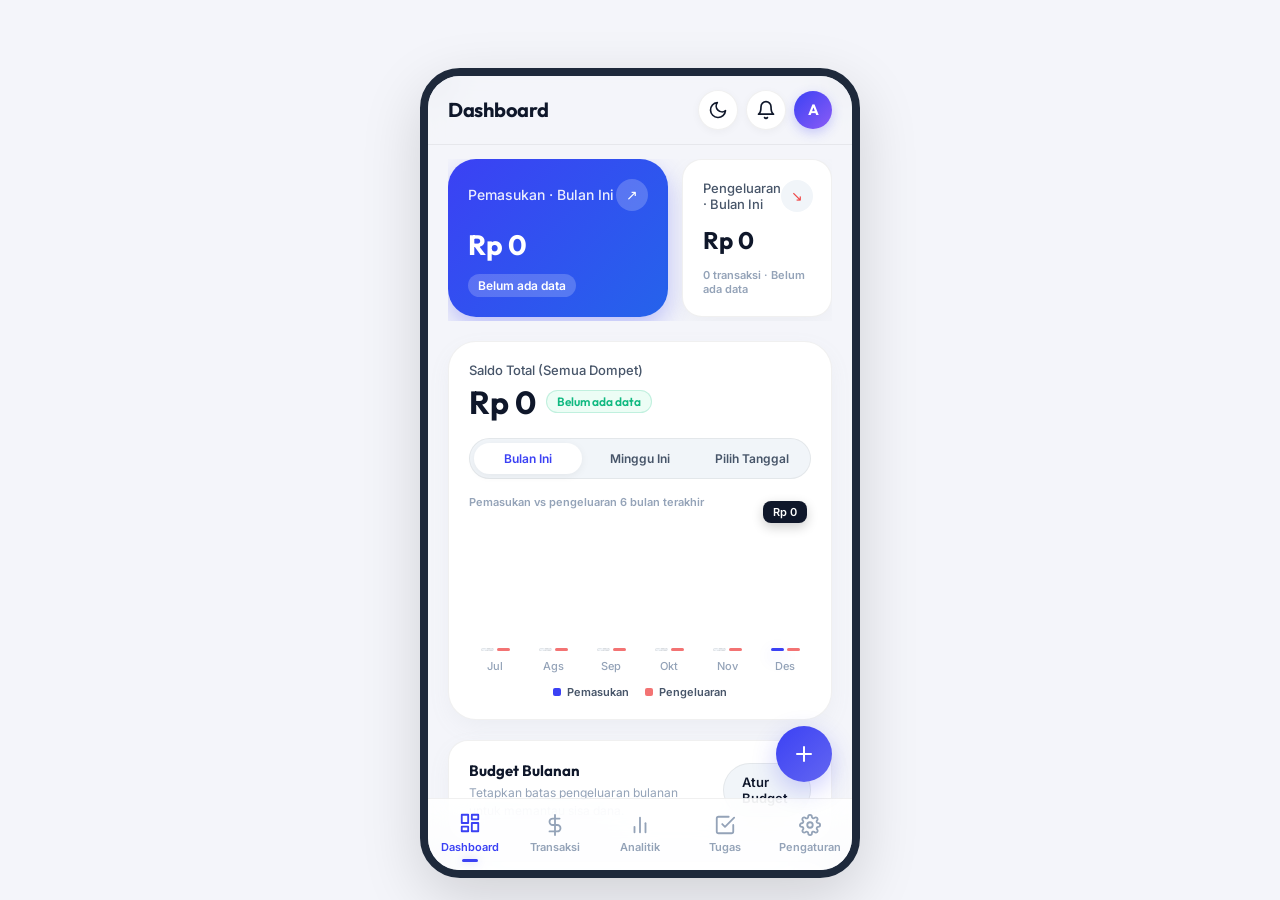
<file: index.html>
<!DOCTYPE html>
<html lang="id">
<head>
    <meta charset="UTF-8">
    <!-- viewport-fit untuk area aman iPhone; zoom TIDAK dikunci (user-scalable=no
         memblokir pengguna low-vision memperbesar teks). -->
    <meta name="viewport" content="width=device-width, initial-scale=1.0, viewport-fit=cover">
    <title>FinanceKu - Personal Finance & Task Manager</title>
    <meta name="description" content="Aplikasi pencatat keuangan dan tugas pribadi dengan antarmuka modern.">
    
    <!-- Google Fonts -->
    <link rel="preconnect" href="https://fonts.googleapis.com">
    <link rel="preconnect" href="https://fonts.gstatic.com" crossorigin>
    <link href="https://fonts.googleapis.com/css2?family=Inter:wght@300;400;500;600;700&family=Outfit:wght@400;500;600;700&family=JetBrains+Mono:wght@400;500;700&display=swap" rel="stylesheet">
    
    <!-- PWA Setup -->
    <link rel="manifest" href="./manifest.json">
    <meta name="theme-color" content="#1F2833">
    <link rel="apple-touch-icon" href="https://cdn-icons-png.flaticon.com/512/3135/3135679.png">

    <!-- CSS -->
    <link rel="stylesheet" href="./css/index.css">
    <link rel="stylesheet" href="./css/animations.css">
    <link rel="stylesheet" href="./css/components.css">
    <link rel="stylesheet" href="./css/pages.css">
</head>
<body>
    <!-- Background Elements for Glassmorphism -->
    <div class="bg-shape shape-1"></div>
    <div class="bg-shape shape-2"></div>
    <div class="bg-shape shape-3"></div>

    <div class="app-container">
        <!-- Sidebar (Desktop only) -->
        <aside class="sidebar" id="sidebar"></aside>

        <main class="main-content">
            <!-- App Header -->
            <header class="app-header">
                <div class="header-left">
                    <h1 class="app-title" id="page-title">Dashboard</h1>
                </div>
                <div class="header-right">
                    <button class="icon-btn" id="btn-theme-toggle" aria-label="Toggle Theme" title="Ubah Tema (Terang/Gelap)">
                        <svg id="theme-icon-sun" width="20" height="20" viewBox="0 0 24 24" fill="none" stroke="currentColor" stroke-width="2" stroke-linecap="round" stroke-linejoin="round" style="display:none;"><circle cx="12" cy="12" r="5"></circle><line x1="12" y1="1" x2="12" y2="3"></line><line x1="12" y1="21" x2="12" y2="23"></line><line x1="4.22" y1="4.22" x2="5.64" y2="5.64"></line><line x1="18.36" y1="18.36" x2="19.78" y2="19.78"></line><line x1="1" y1="12" x2="3" y2="12"></line><line x1="21" y1="12" x2="23" y2="12"></line><line x1="4.22" y1="19.78" x2="5.64" y2="18.36"></line><line x1="18.36" y1="5.64" x2="19.78" y2="4.22"></line></svg>
                        <svg id="theme-icon-moon" width="20" height="20" viewBox="0 0 24 24" fill="none" stroke="currentColor" stroke-width="2" stroke-linecap="round" stroke-linejoin="round"><path d="M21 12.79A9 9 0 1 1 11.21 3 7 7 0 0 0 21 12.79z"></path></svg>
                    </button>
                    <button class="icon-btn" id="btn-notifications" aria-label="Notifikasi" title="Notifikasi">
                        <div class="notif-badge-dot" id="notif-badge" hidden></div>
                        <svg width="20" height="20" viewBox="0 0 24 24" fill="none" stroke="currentColor" stroke-width="2" stroke-linecap="round" stroke-linejoin="round"><path d="M18 8A6 6 0 0 0 6 8c0 7-3 9-3 9h18s-3-2-3-9"></path><path d="M13.73 21a2 2 0 0 1-3.46 0"></path></svg>
                    </button>
                    <div class="user-avatar" id="user-avatar" title="Akmal">A</div>
                </div>
            </header>

            <!-- Page Content (Injected by Router) -->
            <div id="app-root" class="page-container">
                <!-- Content will be rendered here -->
            </div>
        </main>

        <!-- Bottom Navigation (Mobile only) -->
        <nav class="bottom-nav" id="bottom-nav"></nav>
        
        <!-- Floating Action Button -->
        <div id="fab-container"></div>

        <!-- Modals / Bottom Sheets Container -->
        <div id="modal-container"></div>
        
        <!-- Toasts Container -->
        <div id="toast-container" class="toast-container"></div>
    </div>

    <!-- JavaScript (Type Module for ES6 imports) -->
    <script type="module" src="./js/app.js?v=2"></script>

    <!-- PWA Registration -->
    <script>
        if ('serviceWorker' in navigator) {
            window.addEventListener('load', () => {
                navigator.serviceWorker.register('./sw.js')
                    .catch(err => console.log('ServiceWorker registration failed: ', err));
            });
        }
    </script>
</body>
</html>
</file>
<file: css/index.css>
/* 
  FinanceKu - Design System & Core Styles
  Light Mode (Reference Match) & Dark Mode Dual Support
*/

:root, [data-theme="light"] {
  /* Colors - Light Theme (Reference Design Match) */
  --bg-dark: #F4F5FA;
  --bg-surface: #FFFFFF;
  --bg-surface-elevated: #F8FAFC;
  --bg-surface-solid: #FFFFFF;
  --border-color: rgba(0, 0, 0, 0.06);
  --glass-border: 1px solid var(--border-color);
  
  /* Text Colors */
  --text-primary: #0F172A;
  --text-secondary: #475569;
  --text-muted: #94A3B8;
  
  /* Brand/Accent Colors (Electric Royal Blue) */
  --accent-primary: #3B41F4;
  --accent-secondary: #6366F1;
  --accent-light: #EEF2FF;
  --accent-glow: rgba(59, 65, 244, 0.25);
  --success: #10B981;
  --danger: #EF4444;
  --warning: #F59E0B;
  
  /* Container & Pill Colors */
  --pill-bg: #F1F5F9;
  --pill-active-bg: #FFFFFF;
  --card-shadow: 0 8px 24px -4px rgba(149, 157, 165, 0.1);
  --nav-bg: rgba(255, 255, 255, 0.85);
  --header-bg: rgba(244, 245, 250, 0.85);
}

[data-theme="dark"] {
  /* Colors - Base Dark Theme */
  --bg-dark: #090B14;
  --bg-surface: #121624;
  --bg-surface-elevated: #1B2032;
  --bg-surface-solid: #121624;
  --border-color: rgba(255, 255, 255, 0.08);
  --glass-border: 1px solid var(--border-color);
  
  /* Text Colors */
  --text-primary: #F8FAFC;
  --text-secondary: #94A3B8;
  --text-muted: #64748B;
  
  /* Brand/Accent Colors */
  --accent-primary: #6366F1;
  --accent-secondary: #A855F7;
  --accent-light: rgba(99, 102, 241, 0.15);
  --accent-glow: rgba(99, 102, 241, 0.4);
  --success: #10B981;
  --danger: #EF4444;
  --warning: #F59E0B;
  
  /* Container & Pill Colors */
  --pill-bg: rgba(255, 255, 255, 0.06);
  --pill-active-bg: rgba(255, 255, 255, 0.15);
  --card-shadow: 0 10px 30px -10px rgba(0, 0, 0, 0.5);
  --nav-bg: rgba(18, 22, 36, 0.85);
  --header-bg: rgba(9, 11, 20, 0.85);
}

:root {
  /* Typography */
  --font-body: 'Inter', -apple-system, BlinkMacSystemFont, sans-serif;
  --font-heading: 'Outfit', sans-serif;
  --font-mono: 'JetBrains Mono', monospace;
  
  /* Spacing */
  --spacing-xs: 4px;
  --spacing-sm: 8px;
  --spacing-md: 16px;
  --spacing-lg: 20px;
  --spacing-xl: 28px;
  
  /* Border Radius - Extra Rounded Modern Feel */
  --radius-sm: 12px;
  --radius-md: 20px;
  --radius-lg: 28px;
  --radius-full: 9999px;
  
  /* Z-Index */
  --z-background: -1;
  --z-normal: 1;
  --z-nav: 100;
  --z-modal: 1000;
  --z-toast: 2000;
}

/* Reset */
* {
  margin: 0;
  padding: 0;
  box-sizing: border-box;
}

svg {
  max-width: 100%;
  vertical-align: middle;
  flex-shrink: 0;
}

html, body {
  height: 100%;
  width: 100%;
  background-color: var(--bg-dark);
  color: var(--text-primary);
  font-family: var(--font-body);
  -webkit-font-smoothing: antialiased;
  -moz-osx-font-smoothing: grayscale;
  overflow-x: hidden;
  display: flex;
  justify-content: center;
  align-items: center;
  transition: background-color 0.3s ease, color 0.3s ease;
}

/* Typography Base */
h1, h2, h3, h4, h5, h6 {
  font-family: var(--font-heading);
  font-weight: 600;
  line-height: 1.2;
  color: var(--text-primary);
}

h1 { font-size: 22px; }
h2 { font-size: 19px; }
h3 { font-size: 17px; }

p {
  line-height: 1.5;
  color: var(--text-secondary);
}

.amount {
  font-family: var(--font-mono);
  font-weight: 600;
  letter-spacing: -0.5px;
}

a {
  color: var(--accent-primary);
  text-decoration: none;
}

/* Layout Shell - Mobile App Container */
.app-container {
  display: flex;
  height: 100dvh;
  width: 100vw;
  max-width: 440px; /* Constrain like a smartphone screen */
  margin: 0 auto;
  position: relative;
  z-index: var(--z-normal);
  background-color: var(--bg-dark);
  box-shadow: 0 20px 60px rgba(0, 0, 0, 0.15);
  overflow: hidden;
  transition: background-color 0.3s ease;
}

@media (min-width: 481px) {
  .app-container {
    height: 90vh;
    margin-top: 5vh;
    border-radius: 40px;
    border: 8px solid #1E293B;
  }
}

.main-content {
  flex: 1;
  display: flex;
  flex-direction: column;
  height: 100%;
  width: 100%;
  overflow-y: auto;
  overflow-x: hidden;
  position: relative;
  padding-bottom: 85px; /* Space for bottom nav */
  scrollbar-width: none;
  -ms-overflow-style: none;
}

.main-content::-webkit-scrollbar {
  display: none;
}

/* Header */
.app-header {
  display: flex;
  justify-content: space-between;
  align-items: center;
  padding: 14px var(--spacing-lg);
  position: sticky;
  top: 0;
  z-index: var(--z-nav);
  background: var(--header-bg);
  backdrop-filter: blur(16px);
  -webkit-backdrop-filter: blur(16px);
  border-bottom: 1px solid var(--border-color);
  transition: background 0.3s ease;
}

.header-left {
  display: flex;
  align-items: center;
  gap: 12px;
}

.header-menu-btn {
  background: var(--bg-surface);
  box-shadow: 0 2px 8px rgba(0,0,0,0.05);
}

.app-title {
  font-size: 20px;
  font-weight: 700;
  letter-spacing: -0.3px;
}

.header-right {
  display: flex;
  align-items: center;
  gap: 8px;
}

.icon-btn {
  background: var(--bg-surface);
  border: 1px solid var(--border-color);
  color: var(--text-primary);
  width: 40px;
  height: 40px;
  border-radius: var(--radius-full);
  display: flex;
  align-items: center;
  justify-content: center;
  cursor: pointer;
  position: relative;
  transition: all 0.2s ease;
  box-shadow: 0 2px 8px rgba(0,0,0,0.04);
  flex-shrink: 0;
}

.icon-btn svg {
  width: 20px;
  height: 20px;
  flex-shrink: 0;
}

.icon-btn:hover {
  transform: translateY(-1px);
  background: var(--bg-surface-elevated);
}

.icon-btn:active {
  transform: scale(0.94);
}

.notif-badge-dot {
  position: absolute;
  top: 9px;
  right: 9px;
  width: 8px;
  height: 8px;
  border-radius: 50%;
  background: var(--danger);
  border: 2px solid var(--bg-surface);
}

.user-avatar {
  width: 38px;
  height: 38px;
  border-radius: var(--radius-full);
  background: linear-gradient(135deg, var(--accent-primary), #8B5CF6);
  color: white;
  display: flex;
  align-items: center;
  justify-content: center;
  font-family: var(--font-heading);
  font-weight: 700;
  font-size: 15px;
  box-shadow: 0 4px 12px var(--accent-glow);
}

.page-container {
  padding: 14px var(--spacing-lg) 32px;
  width: 100%;
  margin: 0 auto;
}

/* Utility Classes */
.text-success { color: var(--success); }
.text-danger { color: var(--danger); }
.text-warning { color: var(--warning); }
.text-primary { color: var(--text-primary); }
.text-secondary { color: var(--text-secondary); }

.flex { display: flex; }
.flex-col { display: flex; flex-direction: column; }
.items-center { align-items: center; }
.justify-between { justify-content: space-between; }
.justify-center { justify-content: center; }
.gap-xs { gap: var(--spacing-xs); }
.gap-sm { gap: var(--spacing-sm); }
.gap-md { gap: var(--spacing-md); }
.gap-lg { gap: var(--spacing-lg); }

.mt-sm { margin-top: var(--spacing-sm); }
.mt-md { margin-top: var(--spacing-md); }
.mt-lg { margin-top: var(--spacing-lg); }
.mb-sm { margin-bottom: var(--spacing-sm); }
.mb-md { margin-bottom: var(--spacing-md); }
.mb-lg { margin-bottom: var(--spacing-lg); }
</file>
<file: css/animations.css>
/* 
  FinanceKu - Animations 
*/

/* Fade In */
@keyframes fadeIn {
  from { opacity: 0; }
  to { opacity: 1; }
}

.animate-fade-in {
  animation: fadeIn 0.3s ease forwards;
}

/* Fade Up (for cards and lists) */
@keyframes fadeUp {
  from { 
    opacity: 0; 
    transform: translateY(20px); 
  }
  to { 
    opacity: 1; 
    transform: translateY(0); 
  }
}

.animate-fade-up {
  opacity: 0;
  animation: fadeUp 0.4s cubic-bezier(0.175, 0.885, 0.32, 1.275) forwards;
}

/* Stagger Children Animation */
.stagger-1 { animation-delay: 0.1s; }
.stagger-2 { animation-delay: 0.2s; }
.stagger-3 { animation-delay: 0.3s; }
.stagger-4 { animation-delay: 0.4s; }
.stagger-5 { animation-delay: 0.5s; }

/* Shimmer (for skeleton loading) */
@keyframes shimmer {
  0% { background-position: -200% 0; }
  100% { background-position: 200% 0; }
}

/* Pulse (for urgent alerts/tasks) */
@keyframes pulse {
  0% { box-shadow: 0 0 0 0 rgba(239, 68, 68, 0.7); }
  70% { box-shadow: 0 0 0 10px rgba(239, 68, 68, 0); }
  100% { box-shadow: 0 0 0 0 rgba(239, 68, 68, 0); }
}

.animate-pulse {
  animation: pulse 2s infinite;
}

/* Pop In (for modals and FAB menu) */
@keyframes popIn {
  0% { 
    opacity: 0; 
    transform: scale(0.8); 
  }
  100% { 
    opacity: 1; 
    transform: scale(1); 
  }
}

.animate-pop {
  animation: popIn 0.3s cubic-bezier(0.175, 0.885, 0.32, 1.275) forwards;
}

/* Toast Slide In */
@keyframes toastSlideIn {
  from {
    opacity: 0;
    transform: translateY(-20px);
  }
  to {
    opacity: 1;
    transform: translateY(0);
  }
}

@keyframes toastSlideOut {
  from {
    opacity: 1;
    transform: translateY(0);
  }
  to {
    opacity: 0;
    transform: translateY(-20px);
  }
}

.toast-enter {
  animation: toastSlideIn 0.3s ease forwards;
}

.toast-exit {
  animation: toastSlideOut 0.3s ease forwards;
}
</file>
<file: css/components.css>
/* 
  FinanceKu - Components 
  Clean Pro UI Styling
*/

/* Clean & Glass Cards */
.glass-card, .clean-card {
  background: var(--bg-surface);
  border: 1px solid var(--border-color);
  border-radius: var(--radius-md);
  padding: var(--spacing-lg);
  box-shadow: var(--card-shadow);
  transition: transform 0.25s ease, box-shadow 0.25s ease, background 0.3s ease;
  position: relative;
  overflow: hidden;
}

.glass-card:hover, .clean-card:hover {
  box-shadow: 0 12px 30px -4px rgba(0, 0, 0, 0.08);
}

/* Pill Control Segmented Bar */
.segmented-control {
  display: flex;
  background: var(--pill-bg);
  padding: 4px;
  border-radius: var(--radius-full);
  gap: 4px;
  width: 100%;
  border: 1px solid var(--border-color);
}

.segmented-item {
  flex: 1;
  text-align: center;
  padding: 8px 12px;
  font-size: 12px;
  font-weight: 600;
  border-radius: var(--radius-full);
  color: var(--text-secondary);
  cursor: pointer;
  transition: all 0.2s ease;
  user-select: none;
  display: flex;
  align-items: center;
  justify-content: center;
  gap: 6px;
}

.segmented-item.active {
  background: var(--bg-surface);
  color: var(--accent-primary);
  box-shadow: 0 2px 8px rgba(0, 0, 0, 0.06);
}

/* Action Pill Buttons (Receive / Send money style) */
.action-pill-btn {
  display: inline-flex;
  align-items: center;
  justify-content: center;
  gap: 8px;
  padding: 10px 18px;
  border-radius: var(--radius-full);
  background: var(--pill-bg);
  border: 1px solid var(--border-color);
  color: var(--text-primary);
  font-size: 13px;
  font-weight: 600;
  cursor: pointer;
  transition: all 0.2s ease;
}

.action-pill-btn:hover {
  background: var(--bg-surface-elevated);
  border-color: var(--accent-primary);
  color: var(--accent-primary);
}

.action-pill-btn:active {
  transform: scale(0.96);
}

/* Bottom Navigation */
.bottom-nav {
  position: absolute;
  bottom: 0;
  left: 0;
  width: 100%;
  height: 72px;
  background: var(--nav-bg);
  backdrop-filter: blur(24px) saturate(160%);
  -webkit-backdrop-filter: blur(24px) saturate(160%);
  border-top: 1px solid var(--border-color);
  display: flex;
  justify-content: space-around;
  align-items: center;
  z-index: var(--z-nav);
  padding-bottom: env(safe-area-inset-bottom);
  transition: background 0.3s ease;
}

.nav-item {
  display: flex;
  flex-direction: column;
  align-items: center;
  justify-content: center;
  gap: 4px;
  color: var(--text-muted);
  text-decoration: none;
  font-size: 11px;
  font-weight: 600;
  width: 60px;
  height: 100%;
  transition: all 0.2s ease;
  position: relative;
}

.nav-item svg {
  width: 22px;
  height: 22px;
  transition: transform 0.2s ease;
}

.nav-item.active {
  color: var(--accent-primary);
}

.nav-item.active svg {
  transform: translateY(-2px);
}

.nav-item.active::after {
  content: '';
  position: absolute;
  bottom: 8px;
  width: 16px;
  height: 3px;
  border-radius: var(--radius-full);
  background: var(--accent-primary);
  box-shadow: 0 0 8px var(--accent-glow);
}

/* Sidebar (Desktop / Drawer) */
.sidebar {
  display: none !important;
}
.fab {
  position: absolute;
  bottom: 88px;
  right: var(--spacing-lg);
  width: 56px;
  height: 56px;
  border-radius: var(--radius-full);
  background: linear-gradient(135deg, var(--accent-primary), var(--accent-secondary));
  color: white;
  display: flex;
  align-items: center;
  justify-content: center;
  box-shadow: 0 8px 24px var(--accent-glow);
  border: none;
  cursor: pointer;
  z-index: var(--z-nav);
  transition: transform 0.25s cubic-bezier(0.175, 0.885, 0.32, 1.275), box-shadow 0.25s ease;
}

.fab:hover {
  transform: translateY(-4px) scale(1.04);
  box-shadow: 0 12px 30px var(--accent-glow);
}

.fab:active {
  transform: scale(0.92);
}

.fab svg {
  transition: transform 0.3s ease;
}

.fab.open svg {
  transform: rotate(45deg);
}

/* Forms */
.form-group {
  margin-bottom: var(--spacing-md);
  display: flex;
  flex-direction: column;
  gap: 6px;
}

.form-label {
  font-size: 13px;
  font-weight: 600;
  color: var(--text-secondary);
}

.form-control {
  background: var(--pill-bg);
  border: 1px solid var(--border-color);
  border-radius: var(--radius-sm);
  padding: 12px 16px;
  color: var(--text-primary);
  font-family: var(--font-body);
  font-size: 15px;
  width: 100%;
  transition: border-color 0.2s ease, box-shadow 0.2s ease, background 0.3s ease;
}

.form-control:focus {
  outline: none;
  border-color: var(--accent-primary);
  background: var(--bg-surface);
  box-shadow: 0 0 0 3px var(--accent-light);
}

.form-control::placeholder {
  color: var(--text-muted);
}

/* Modals & Bottom Sheets */
.modal-overlay {
  position: absolute;
  top: 0;
  left: 0;
  width: 100%;
  height: 100%;
  background: rgba(15, 23, 42, 0.5);
  backdrop-filter: blur(6px);
  -webkit-backdrop-filter: blur(6px);
  z-index: var(--z-modal);
  opacity: 0;
  visibility: hidden;
  transition: opacity 0.3s ease;
}

.modal-overlay.active {
  opacity: 1;
  visibility: visible;
}

.bottom-sheet {
  position: absolute;
  bottom: 0;
  left: 0;
  width: 100%;
  max-height: 88vh;
  background: var(--bg-surface);
  border-top-left-radius: var(--radius-lg);
  border-top-right-radius: var(--radius-lg);
  border-top: 1px solid var(--border-color);
  padding: var(--spacing-lg);
  z-index: calc(var(--z-modal) + 1);
  transform: translateY(100%);
  transition: transform 0.35s cubic-bezier(0.16, 1, 0.3, 1);
  overflow-y: auto;
  box-shadow: 0 -10px 40px rgba(0, 0, 0, 0.15);
}

.bottom-sheet.active {
  transform: translateY(0);
}

.sheet-handle {
  width: 44px;
  height: 5px;
  background: var(--text-muted);
  opacity: 0.3;
  border-radius: var(--radius-full);
  margin: 0 auto 16px auto;
}

/* Buttons */
.btn {
  display: inline-flex;
  align-items: center;
  justify-content: center;
  gap: 8px;
  padding: 12px 24px;
  border-radius: var(--radius-full);
  font-weight: 600;
  font-family: var(--font-body);
  font-size: 14px;
  cursor: pointer;
  transition: all 0.2s ease;
  border: none;
  width: 100%;
}

.btn-primary {
  background: var(--accent-primary);
  color: white;
  box-shadow: 0 4px 14px var(--accent-glow);
}

.btn-primary:hover {
  background: var(--accent-secondary);
  box-shadow: 0 6px 18px var(--accent-glow);
}

.btn-secondary {
  background: var(--pill-bg);
  color: var(--text-primary);
  border: 1px solid var(--border-color);
}

.btn-secondary:hover {
  background: var(--bg-surface-elevated);
}

.btn-danger {
  background: var(--danger);
  color: white;
  box-shadow: 0 4px 14px rgba(239, 68, 68, 0.3);
}

.btn:disabled {
  opacity: 0.6;
  cursor: not-allowed;
}

/* Toasts */
.toast-container {
  position: absolute;
  top: 20px;
  left: 50%;
  transform: translateX(-50%);
  width: calc(100% - 32px);
  z-index: var(--z-toast);
  display: flex;
  flex-direction: column;
  gap: 8px;
  pointer-events: none;
}

.toast {
  background: var(--bg-surface);
  border: 1px solid var(--border-color);
  padding: 12px 18px;
  border-radius: var(--radius-md);
  color: var(--text-primary);
  font-size: 14px;
  font-weight: 500;
  display: flex;
  align-items: center;
  gap: 10px;
  box-shadow: 0 10px 30px rgba(0, 0, 0, 0.12);
  pointer-events: auto;
}

/* Notification Sheet */
.notif-list {
  display: flex;
  flex-direction: column;
  gap: 8px;
}

.notif-item {
  display: flex;
  align-items: flex-start;
  gap: 12px;
  padding: 12px 14px;
  border-radius: var(--radius-sm);
  border: 1px solid var(--border-color);
  border-left: 3px solid var(--text-muted);
  background: var(--pill-bg);
  color: var(--text-primary);
  text-decoration: none;
  transition: background 0.2s ease;
}

.notif-item:hover { background: var(--bg-surface-elevated); }
.notif-danger  { border-left-color: var(--danger); }
.notif-warning { border-left-color: var(--warning); }

.notif-icon { font-size: 18px; line-height: 1.3; flex-shrink: 0; }

.notif-body {
  display: flex;
  flex-direction: column;
  gap: 2px;
  min-width: 0;
}

.notif-title { font-size: 13px; font-weight: 600; }
.notif-detail { font-size: 11px; color: var(--text-muted); }

/* Skeleton Loading */
.skeleton {
  background: linear-gradient(90deg, 
    var(--pill-bg) 25%, 
    var(--bg-surface-elevated) 50%, 
    var(--pill-bg) 75%
  );
  background-size: 200% 100%;
  border-radius: 8px;
  animation: shimmer 1.5s infinite linear;
}

.skeleton-text { height: 16px; width: 100%; margin-bottom: 8px; }
.skeleton-text.short { width: 60%; }
.skeleton-avatar { height: 40px; width: 40px; border-radius: 50%; }
.skeleton-card { height: 100px; width: 100%; border-radius: var(--radius-md); }
</file>
<file: css/pages.css>
/* 
  FinanceKu - Page Specific Styles 
  Clean Pro UI Styling (Reference Match)
*/

/* Dashboard Layout */
.dashboard-grid {
  display: flex;
  flex-direction: column;
  gap: var(--spacing-lg);
}

/* Hero Cards Container */
.hero-cards-row {
  display: flex;
  gap: 14px;
  overflow-x: auto;
  padding-bottom: 4px;
  scrollbar-width: none;
}
.hero-cards-row::-webkit-scrollbar { display: none; }

/* Hero Blue Card (Income / Focus) */
.hero-blue-card {
  background: linear-gradient(135deg, #3B41F4 0%, #2563EB 100%);
  color: white;
  border-radius: var(--radius-lg);
  padding: var(--spacing-lg);
  flex: 1;
  min-width: 220px;
  display: flex;
  flex-direction: column;
  justify-content: space-between;
  box-shadow: 0 10px 25px rgba(59, 65, 244, 0.3);
  position: relative;
  overflow: hidden;
}

.hero-blue-card .hero-card-header {
  display: flex;
  justify-content: space-between;
  align-items: center;
}

.hero-blue-card .hero-title {
  font-size: 14px;
  font-weight: 500;
  opacity: 0.9;
}

.hero-blue-card .hero-icon-btn {
  width: 32px;
  height: 32px;
  border-radius: 50%;
  background: rgba(255, 255, 255, 0.2);
  display: flex;
  align-items: center;
  justify-content: center;
  color: white;
}

.hero-blue-card .hero-amount {
  font-size: 28px;
  font-weight: 700;
  margin: 16px 0 12px 0;
  font-family: var(--font-heading);
}

.hero-blue-card .hero-badge {
  display: inline-flex;
  align-items: center;
  gap: 4px;
  padding: 4px 10px;
  background: rgba(255, 255, 255, 0.2);
  border-radius: var(--radius-full);
  font-size: 12px;
  font-weight: 600;
  width: fit-content;
}

/* Balance & Chart Card */
.balance-chart-card {
  background: var(--bg-surface);
  border-radius: var(--radius-lg);
  padding: var(--spacing-lg);
  box-shadow: var(--card-shadow);
  border: 1px solid var(--border-color);
}

.balance-header-row {
  display: flex;
  justify-content: space-between;
  align-items: flex-start;
  margin-bottom: 8px;
}

.total-balance-label {
  font-size: 13px;
  color: var(--text-secondary);
  font-weight: 500;
}

.total-balance-value {
  font-size: 32px;
  font-weight: 700;
  color: var(--text-primary);
  display: flex;
  align-items: center;
  gap: 10px;
  margin-top: 4px;
  font-family: var(--font-heading);
}

.badge-pill-positive {
  font-size: 12px;
  font-weight: 600;
  color: #10B981;
  background: #ECFDF5;
  border: 1px solid rgba(16, 185, 129, 0.2);
  padding: 3px 10px;
  border-radius: var(--radius-full);
}
[data-theme="dark"] .badge-pill-positive {
  background: rgba(16, 185, 129, 0.15);
}

/* Vertical Striped Bar Chart */
.reference-bar-chart {
  display: flex;
  align-items: flex-end;
  justify-content: space-between;
  height: 140px;
  margin-top: 24px;
  padding-top: 10px;
  gap: 6px;
  position: relative;
}

.chart-col {
  flex: 1;
  display: flex;
  flex-direction: column;
  align-items: center;
  gap: 8px;
  height: 100%;
  justify-content: flex-end;
  position: relative;
  cursor: pointer;
}

.chart-col-bar {
  width: 100%;
  max-width: 28px;
  border-radius: 8px 8px 8px 8px;
  transition: all 0.25s ease;
  position: relative;
}

/* Patterned/Striped Passive Bars */
.chart-col-bar.passive {
  background: var(--pill-bg);
  background-image: repeating-linear-gradient(
    45deg,
    transparent,
    transparent 4px,
    rgba(0, 0, 0, 0.04) 4px,
    rgba(0, 0, 0, 0.04) 8px
  );
  border: 1px dashed var(--border-color);
}
[data-theme="dark"] .chart-col-bar.passive {
  background-image: repeating-linear-gradient(
    45deg,
    transparent,
    transparent 4px,
    rgba(255, 255, 255, 0.04) 4px,
    rgba(255, 255, 255, 0.04) 8px
  );
}

/* Solid Vibrant Active Bar */
.chart-col-bar.active {
  background: var(--accent-primary);
  box-shadow: 0 6px 16px var(--accent-glow);
}

.chart-tooltip-popup {
  position: absolute;
  top: -36px;
  background: #0F172A;
  color: white;
  padding: 4px 10px;
  border-radius: 8px;
  font-size: 11px;
  font-weight: 600;
  white-space: nowrap;
  box-shadow: 0 4px 12px rgba(0,0,0,0.2);
  z-index: 10;
  pointer-events: none;
}

.chart-col-label {
  font-size: 11px;
  color: var(--text-muted);
  font-weight: 500;
}

.chart-col-pct {
  position: absolute;
  top: -20px;
  font-size: 10px;
  font-weight: 600;
  color: var(--text-muted);
}

/* My Cards Widget */
.my-cards-section {
  background: var(--bg-surface);
  border-radius: var(--radius-lg);
  padding: var(--spacing-lg);
  box-shadow: var(--card-shadow);
  border: 1px solid var(--border-color);
}

.credit-card-graphic {
  background: linear-gradient(135deg, #2563EB 0%, #3B41F4 45%, #FFFFFF 45%, #F8FAFC 100%);
  border-radius: var(--radius-md);
  padding: 18px;
  color: #0F172A;
  border: 1px solid var(--border-color);
  box-shadow: 0 8px 24px rgba(0, 0, 0, 0.06);
  margin-top: 14px;
  position: relative;
  overflow: hidden;
}

.card-graphic-top {
  display: flex;
  justify-content: space-between;
  align-items: center;
  color: white;
  margin-bottom: 24px;
}

.contactless-icon {
  opacity: 0.9;
}

.card-chip {
  width: 32px;
  height: 24px;
  border-radius: 4px;
  background: linear-gradient(135deg, #F59E0B, #D97706);
  margin-bottom: 12px;
}

.card-number-masked {
  font-family: var(--font-mono);
  font-size: 16px;
  font-weight: 600;
  letter-spacing: 2px;
  color: var(--text-primary);
}

.card-expiry {
  font-size: 12px;
  font-weight: 600;
  color: var(--text-secondary);
}

/* Quick Action Buttons Row */
.quick-actions-row {
  display: flex;
  gap: 10px;
  margin-top: 16px;
}

.quick-actions-row .action-pill-btn {
  flex: 1;
}

/* E-wallet Grid List */
.ewallet-grid-list {
  display: grid;
  grid-template-columns: repeat(2, 1fr);
  gap: 10px;
  margin-top: 16px;
}

.ewallet-item-box {
  background: var(--pill-bg);
  padding: 12px 14px;
  border-radius: var(--radius-sm);
  border: 1px solid var(--border-color);
}

.ewallet-item-name {
  font-size: 12px;
  font-weight: 600;
  color: var(--text-secondary);
  margin-bottom: 4px;
  display: flex;
  align-items: center;
  gap: 6px;
}

.ewallet-item-amount {
  font-size: 15px;
  font-weight: 700;
  color: var(--text-primary);
  font-family: var(--font-mono);
}

/* Section Headers */
.section-header {
  display: flex;
  justify-content: space-between;
  align-items: center;
  margin-bottom: 12px;
}

.section-title {
  font-size: 17px;
  font-weight: 700;
}

.view-all {
  font-size: 13px;
  color: var(--accent-primary);
  font-weight: 600;
}

/* Transaction List (Grouped Date Pill Style) */
.transaction-group {
  margin-bottom: 16px;
}

.transaction-date-pill {
  background: var(--pill-bg);
  border: 1px solid var(--border-color);
  padding: 6px 14px;
  border-radius: var(--radius-full);
  font-size: 12px;
  font-weight: 600;
  color: var(--text-secondary);
  display: flex;
  justify-content: space-between;
  align-items: center;
  margin-bottom: 10px;
}

.transaction-item {
  display: flex;
  align-items: center;
  padding: 12px 14px;
  background: var(--bg-surface);
  border-radius: var(--radius-sm);
  margin-bottom: 8px;
  border: 1px solid var(--border-color);
  box-shadow: 0 2px 8px rgba(0, 0, 0, 0.02);
  transition: all 0.2s ease;
  cursor: pointer;
}

.transaction-item:hover {
  transform: translateX(2px);
  background: var(--bg-surface-elevated);
}

.transaction-icon {
  width: 42px;
  height: 42px;
  border-radius: 50%;
  display: flex;
  align-items: center;
  justify-content: center;
  font-size: 20px;
  margin-right: 12px;
  background: var(--pill-bg);
  border: 1px solid var(--border-color);
  flex-shrink: 0;
}

.transaction-details {
  flex: 1;
  display: flex;
  flex-direction: column;
  gap: 2px;
}

.transaction-title {
  font-size: 14px;
  font-weight: 600;
  color: var(--text-primary);
}

.transaction-category {
  font-size: 12px;
  color: var(--text-muted);
}

.transaction-amount {
  font-weight: 700;
  font-size: 15px;
  font-family: var(--font-mono);
}

.transaction-amount.income { color: var(--success); }
.transaction-amount.expense { color: var(--text-primary); }

/* Task Board & Savings */
.savings-item-card {
  background: var(--bg-surface);
  border: 1px solid var(--border-color);
  border-radius: var(--radius-md);
  padding: 14px;
  margin-bottom: 10px;
  box-shadow: var(--card-shadow);
}

.savings-header {
  display: flex;
  justify-content: space-between;
  font-size: 13px;
  font-weight: 600;
  margin-bottom: 8px;
}

.progress-track {
  width: 100%;
  height: 10px;
  background: var(--pill-bg);
  border-radius: var(--radius-full);
  overflow: hidden;
  position: relative;
}

.progress-fill-blue {
  height: 100%;
  background: linear-gradient(90deg, #2563EB, #3B41F4);
  border-radius: var(--radius-full);
  transition: width 0.4s ease;
}

/* Category Grid Selector */
.category-grid {
  display: grid;
  grid-template-columns: repeat(4, 1fr);
  gap: 10px;
  margin-bottom: var(--spacing-md);
}

.category-item {
  display: flex;
  flex-direction: column;
  align-items: center;
  gap: 6px;
  cursor: pointer;
  opacity: 0.65;
  transition: all 0.2s ease;
}

.category-item:hover { opacity: 1; }

.category-item.selected {
  opacity: 1;
}

.category-icon-wrapper {
  width: 46px;
  height: 46px;
  border-radius: 50%;
  background: var(--pill-bg);
  display: flex;
  align-items: center;
  justify-content: center;
  font-size: 22px;
  border: 2px solid transparent;
  transition: all 0.2s ease;
}

.category-item.selected .category-icon-wrapper {
  border-color: var(--accent-primary);
  background: var(--accent-light);
  box-shadow: 0 4px 12px var(--accent-glow);
}

.category-name {
  font-size: 11px;
  font-weight: 500;
  text-align: center;
  color: var(--text-secondary);
}

/* Quick Amount Chips */
.quick-amounts {
  display: flex;
  gap: 8px;
  overflow-x: auto;
  padding-bottom: 6px;
  margin-bottom: 8px;
  scrollbar-width: none;
}
.quick-amounts::-webkit-scrollbar { display: none; }

.chip {
  padding: 6px 14px;
  background: var(--pill-bg);
  border: 1px solid var(--border-color);
  border-radius: var(--radius-full);
  font-size: 12px;
  font-weight: 600;
  white-space: nowrap;
  cursor: pointer;
  color: var(--text-primary);
  transition: all 0.2s ease;
}

.chip:hover {
  background: var(--bg-surface-elevated);
  border-color: var(--accent-primary);
}

/* Settings */
.form-hint {
  font-size: 11px;
  color: var(--text-muted);
  line-height: 1.4;
}

.wallet-editor {
  display: flex;
  flex-direction: column;
  gap: 8px;
}

.wallet-row {
  display: flex;
  align-items: center;
  gap: 10px;
  padding: 8px 10px;
  background: var(--pill-bg);
  border: 1px solid var(--border-color);
  border-radius: var(--radius-sm);
}

.wallet-row-icon { font-size: 20px; flex-shrink: 0; }

.wallet-row-main {
  flex: 1;
  min-width: 0;
  display: flex;
  flex-direction: column;
}

.wallet-row-name {
  font-size: 13px;
  font-weight: 600;
  color: var(--text-primary);
  overflow: hidden;
  text-overflow: ellipsis;
  white-space: nowrap;
}

.wallet-opening {
  width: 110px;
  flex-shrink: 0;
  padding: 8px 10px;
  font-size: 13px;
  text-align: right;
  font-family: var(--font-mono);
}

.wallet-row .icon-btn {
  width: 30px;
  height: 30px;
  font-size: 18px;
  line-height: 1;
}

.wallet-row .icon-btn:disabled { opacity: 0.3; cursor: not-allowed; }

.sync-row {
  display: flex;
  align-items: center;
  gap: 12px;
  flex-wrap: wrap;
}

.app-footer-note {
  text-align: center;
  color: var(--text-muted);
  font-size: 12px;
  margin-top: 32px;
  padding-bottom: 20px;
}

.app-footer-note p { color: inherit; font-size: inherit; }

/* Analytics month navigator */
.month-nav {
  display: flex;
  align-items: center;
  justify-content: space-between;
  gap: 12px;
  margin-bottom: 16px;
}

.month-nav .icon-btn { font-size: 20px; font-weight: 700; line-height: 1; }
.month-nav .icon-btn:disabled { opacity: 0.35; cursor: not-allowed; }

.month-nav-label {
  text-align: center;
  display: flex;
  flex-direction: column;
  gap: 2px;
}

.month-nav-label span {
  font-size: 16px;
  font-weight: 700;
  font-family: var(--font-heading);
  color: var(--text-primary);
}

.month-nav-label small { font-size: 11px; color: var(--text-muted); font-weight: 600; }

.metric-grid {
  display: grid;
  grid-template-columns: repeat(2, 1fr);
  gap: 12px;
  margin-bottom: 12px;
}

.metric-card { padding: 14px; }

.metric-head {
  display: flex;
  justify-content: space-between;
  align-items: center;
  margin-bottom: 8px;
  font-size: 12px;
  color: var(--text-secondary);
  font-weight: 500;
}

.metric-pill {
  width: 24px;
  height: 24px;
  border-radius: 50%;
  display: flex;
  align-items: center;
  justify-content: center;
  font-size: 12px;
  font-weight: bold;
}

.metric-in  { background: rgba(16, 185, 129, 0.12); color: var(--success); }
.metric-out { background: rgba(239, 68, 68, 0.1); color: var(--danger); }

.metric-value {
  font-size: 18px;
  font-weight: 700;
  color: var(--text-primary);
  font-family: var(--font-heading);
}

.metric-delta {
  font-size: 10px;
  color: var(--text-muted);
  font-weight: 600;
  margin-top: 6px;
}

.delta-up   { color: var(--success); font-weight: 700; }
.delta-down { color: var(--danger); font-weight: 700; }
.delta-neutral { color: var(--text-muted); font-weight: 700; }

.cashflow-banner { padding: 14px 16px; }
.cashflow-label { font-size: 13px; color: var(--text-secondary); font-weight: 500; }

.cashflow-stats {
  display: grid;
  grid-template-columns: repeat(3, 1fr);
  gap: 8px;
  margin-top: 12px;
  padding-top: 12px;
  border-top: 1px solid var(--border-color);
}

.cashflow-stats > div {
  display: flex;
  flex-direction: column;
  gap: 2px;
}

.cashflow-stats span { font-size: 10px; color: var(--text-muted); font-weight: 600; }
.cashflow-stats strong { font-size: 13px; color: var(--text-primary); font-family: var(--font-mono); }

/* Transactions filter & summary */
.filter-row {
  display: flex;
  gap: 8px;
  align-items: center;
}

.filter-row .form-control { flex: 1; }
.filter-row .action-pill-btn { flex-shrink: 0; padding: 10px 14px; }

.tx-summary { padding: 14px 16px; }

.tx-summary-grid {
  display: grid;
  grid-template-columns: repeat(3, 1fr);
  gap: 8px;
}

.tx-summary-grid > div {
  display: flex;
  flex-direction: column;
  gap: 2px;
}

.tx-summary-label {
  font-size: 11px;
  color: var(--text-muted);
  font-weight: 600;
}

.tx-summary-grid .amount { font-size: 13px; font-weight: 700; }

.tx-summary-footer {
  display: flex;
  align-items: center;
  justify-content: space-between;
  gap: 10px;
  margin-top: 12px;
  padding-top: 10px;
  border-top: 1px solid var(--border-color);
  font-size: 11px;
  font-weight: 600;
  color: var(--text-muted);
}

.tx-summary-footer .action-pill-btn { padding: 6px 12px; font-size: 11px; }

.tx-delete-btn {
  width: 26px;
  height: 26px;
  padding: 0;
  display: inline-flex;
  margin-top: 4px;
  border: none;
  background: transparent;
  box-shadow: none;
}

/* Hero Expense Card */
.hero-expense-card {
  flex: 1;
  min-width: 150px;
  display: flex;
  flex-direction: column;
  justify-content: space-between;
}

.hero-expense-label {
  font-size: 13px;
  color: var(--text-secondary);
  font-weight: 500;
}

.hero-expense-amount {
  font-size: 24px;
  font-weight: 700;
  color: var(--text-primary);
  margin: 12px 0;
  font-family: var(--font-heading);
}

.hero-expense-meta {
  font-size: 11px;
  color: var(--text-muted);
  font-weight: 600;
}

.hero-blue-card .hero-icon-btn,
.hero-icon-btn-outline {
  border: none;
  cursor: pointer;
  font-size: 14px;
  line-height: 1;
  flex-shrink: 0;
}

.hero-icon-btn-outline {
  width: 32px;
  height: 32px;
  border-radius: 50%;
  background: var(--pill-bg);
  color: var(--danger);
  display: flex;
  align-items: center;
  justify-content: center;
}

/* Segmented control renders as <button>, so the browser defaults need clearing */
.segmented-item {
  border: none;
  background: transparent;
  font-family: inherit;
}

.segmented-item:focus-visible,
.action-pill-btn:focus-visible,
.transaction-item:focus-visible,
.icon-btn:focus-visible,
.btn:focus-visible {
  outline: 2px solid var(--accent-primary);
  outline-offset: 2px;
}

.custom-date-range {
  display: flex;
  gap: 8px;
  align-items: center;
  margin-bottom: 12px;
}

.custom-date-range[hidden] { display: none; }

.custom-date-range .form-control {
  padding: 8px 10px;
  font-size: 12px;
}

.btn-inline {
  width: auto;
  padding: 8px 16px;
  font-size: 12px;
  flex-shrink: 0;
}

.chart-caption {
  font-size: 11px;
  color: var(--text-muted);
  font-weight: 600;
  margin-top: 4px;
}

.badge-pill-positive.negative {
  color: var(--danger);
  background: #FEF2F2;
  border-color: rgba(239, 68, 68, 0.2);
}
[data-theme="dark"] .badge-pill-positive.negative {
  background: rgba(239, 68, 68, 0.15);
}

/* Paired income / expense bars */
.chart-col-bars {
  display: flex;
  align-items: flex-end;
  justify-content: center;
  gap: 3px;
  width: 100%;
  height: 100%;
}

.chart-col-bars .chart-col-bar { max-width: 13px; }

.chart-col-bar.expense {
  background: var(--danger);
  opacity: 0.75;
}

.chart-legend-inline {
  display: flex;
  gap: 16px;
  justify-content: center;
  margin-top: 12px;
  font-size: 11px;
  font-weight: 600;
  color: var(--text-secondary);
}

.chart-legend-inline span {
  display: inline-flex;
  align-items: center;
  gap: 6px;
}

.chart-legend-inline i {
  width: 8px;
  height: 8px;
  border-radius: 2px;
  display: inline-block;
}

.dot-income { background: var(--accent-primary); }
.dot-expense { background: var(--danger); opacity: 0.75; }

/* Wallet card */
.card-caption {
  font-size: 11px;
  color: var(--text-muted);
  text-transform: uppercase;
  font-weight: 600;
}

.wallet-summary-rows {
  margin-top: 16px;
  border-top: 1px solid var(--border-color);
  padding-top: 14px;
  display: flex;
  flex-direction: column;
  gap: 8px;
}

.wallet-summary-row {
  font-size: 13px;
  color: var(--text-secondary);
}

.wallet-summary-row > span:first-child {
  display: flex;
  align-items: center;
  gap: 6px;
}

/* Budget widget */
.budget-empty {
  display: flex;
  align-items: center;
  justify-content: space-between;
  gap: 14px;
}

.budget-title {
  font-size: 15px;
  font-weight: 700;
  color: var(--text-primary);
  font-family: var(--font-heading);
}

.budget-hint {
  font-size: 12px;
  color: var(--text-muted);
  margin-top: 4px;
}

.budget-badge {
  font-size: 11px;
  font-weight: 700;
  padding: 3px 10px;
  border-radius: var(--radius-full);
}

.budget-success { color: var(--success); background: rgba(16, 185, 129, 0.12); }
.budget-warning { color: var(--warning); background: rgba(245, 158, 11, 0.14); }
.budget-danger  { color: var(--danger);  background: rgba(239, 68, 68, 0.12); }

.budget-amounts {
  display: flex;
  align-items: baseline;
  gap: 8px;
  margin-bottom: 10px;
}

.budget-amounts .amount { font-size: 20px; font-weight: 700; }
.budget-of { font-size: 12px; color: var(--text-muted); font-weight: 600; }

.budget-footer {
  display: flex;
  justify-content: space-between;
  gap: 10px;
  margin-top: 10px;
  font-size: 11px;
  font-weight: 600;
  color: var(--text-secondary);
}

/* Kanban Board — 3 kolom digeser horizontal, pola standar papan tugas di layar sempit */
.kanban-board {
  display: flex;
  gap: 12px;
  overflow-x: auto;
  padding-bottom: 12px;
  scroll-snap-type: x mandatory;
  scrollbar-width: none;
}
.kanban-board::-webkit-scrollbar { display: none; }

.kanban-col {
  flex: 0 0 78%;
  max-width: 300px;
  scroll-snap-align: start;
  background: var(--pill-bg);
  border: 1px solid var(--border-color);
  border-radius: var(--radius-md);
  padding: 12px;
  display: flex;
  flex-direction: column;
}

.kanban-header {
  display: flex;
  align-items: center;
  justify-content: space-between;
  font-size: 13px;
  font-weight: 700;
  margin-bottom: 10px;
  padding: 0 2px;
}

.task-count {
  font-size: 11px;
  font-weight: 700;
  color: var(--text-secondary);
  background: var(--bg-surface);
  border: 1px solid var(--border-color);
  border-radius: var(--radius-full);
  padding: 1px 8px;
}

.kanban-items {
  display: flex;
  flex-direction: column;
  gap: 8px;
  overflow-y: auto;
}

.task-card {
  background: var(--bg-surface);
  border: 1px solid var(--border-color);
  border-left: 3px solid var(--text-muted);
  border-radius: var(--radius-sm);
  padding: 12px;
  box-shadow: 0 2px 8px rgba(0, 0, 0, 0.03);
  transition: transform 0.2s ease, box-shadow 0.2s ease;
}

.task-card:hover { transform: translateY(-1px); box-shadow: var(--card-shadow); }

.task-card.prio-high   { border-left-color: var(--danger); }
.task-card.prio-medium { border-left-color: var(--warning); }
.task-card.prio-low    { border-left-color: var(--success); }
.task-card.is-overdue  { background: rgba(239, 68, 68, 0.05); }

.task-title {
  font-size: 14px;
  font-weight: 600;
  color: var(--text-primary);
  margin-bottom: 4px;
  cursor: pointer;
}

.task-desc {
  font-size: 11px;
  color: var(--text-muted);
  margin-bottom: 8px;
  overflow: hidden;
  text-overflow: ellipsis;
  white-space: nowrap;
}

.task-meta {
  display: flex;
  align-items: center;
  justify-content: space-between;
  gap: 8px;
  font-size: 11px;
  color: var(--text-secondary);
  font-weight: 500;
  flex-wrap: wrap;
}

.task-deadline.urgent  { color: var(--warning); font-weight: 700; }
.task-deadline.overdue { color: var(--danger); font-weight: 700; }

.priority-badge {
  font-size: 10px;
  font-weight: 700;
  padding: 2px 8px;
  border-radius: var(--radius-full);
  text-transform: uppercase;
  letter-spacing: 0.3px;
}

.priority-high   { color: var(--danger);  background: rgba(239, 68, 68, 0.12); }
.priority-medium { color: var(--warning); background: rgba(245, 158, 11, 0.14); }
.priority-low    { color: var(--success); background: rgba(16, 185, 129, 0.12); }

.agenda-imported {
  margin-top: 12px;
  font-size: 11px;
  font-weight: 600;
  color: var(--success);
  text-align: center;
  background: rgba(16, 185, 129, 0.1);
  padding: 6px;
  border-radius: var(--radius-sm);
}

.task-status-select {
  font-size: 11px;
  font-weight: 600;
  padding: 3px 6px;
  border-radius: var(--radius-sm);
  border: 1px solid var(--border-color);
  background: var(--pill-bg);
  color: var(--text-secondary);
  font-family: inherit;
  cursor: pointer;
}

/* Empty State */
.empty-state {
  display: flex;
  flex-direction: column;
  align-items: center;
  justify-content: center;
  padding: var(--spacing-xl) 0;
  text-align: center;
  color: var(--text-muted);
}

.empty-icon {
  font-size: 44px;
  margin-bottom: 12px;
  opacity: 0.6;
}

/* Transaksi tanpa sumber dana — sengaja dibuat menonjol supaya diperbaiki,
   bukan disembunyikan dengan menebak dompetnya. */
.ewallet-unset {
  border-style: dashed;
  border-color: var(--warning);
  text-decoration: none;
  display: block;
}

.ewallet-unset .ewallet-item-name { color: var(--warning); }

.ewallet-unset-hint {
  font-size: 10px;
  color: var(--text-muted);
  margin-top: 4px;
  font-weight: 600;
}

.wallet-unset {
  color: var(--warning);
  font-weight: 600;
}
</file>
